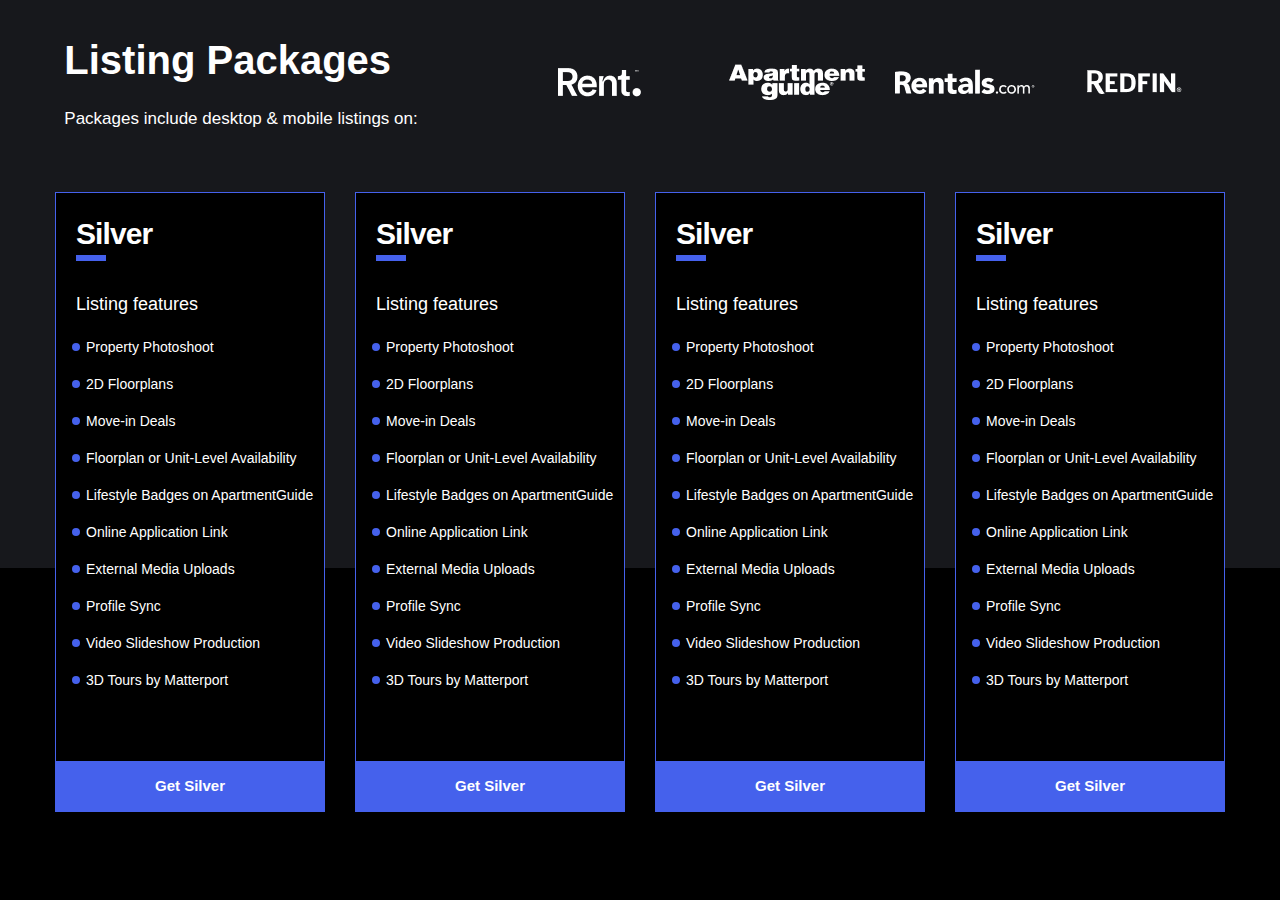
<file: RENT(Marketplace)/public/index.html>
<!DOCTYPE html>
<html lang="en">
  <head>
    <meta charset="UTF-8" />
    <meta http-equiv="X-UA-Compatible" content="IE=edge" />
    <meta name="viewport" content="width=device-width, initial-scale=1.0" />
    <title>RentMarketplace. - Rent.</title>
    <link rel="stylesheet" href="../src/css/reset.css" />
    <link rel="stylesheet" href="../src/css/style.css" />
    <link rel="icon" href="../src/assets/cropped-Rent.-Favicon-32x32.png" />
  </head>
  <body>
    <main>
      <section>
        <div class="listing-section">
          <div class="listing-packages">
            <div class="title">
              <h2>Listing Packages</h2>
              <p>Packages include desktop & mobile listings on:</p>
            </div>
            <div class="images">
              <img src="../src/assets/2-3.png" alt="#" />
              <img src="../src/assets/1-1.png" alt="#" />
              <img src="../src/assets/3-1.png" alt="#" />
              <img src="../src/assets/4-1.png" alt="#" />
            </div>
          </div>

          <div class="lists">
            <div class="list-items">
              <h3>Silver</h3>
              <p>Listing features</p>
              <ul>
                <li><a href="#">Property Photoshoot</a></li>
                <li><a href="#">2D Floorplans</a></li>
                <li><a href="#">Move-in Deals</a></li>
                <li><a href="#">Floorplan or Unit-Level Availability</a></li>
                <li><a href="#">Lifestyle Badges on ApartmentGuide</a></li>
                <li><a href="#">Online Application Link</a></li>
                <li><a href="#">External Media Uploads</a></li>
                <li><a href="#">Profile Sync</a></li>
                <li><a href="#">Video Slideshow Production</a></li>
                <li><a href="#">3D Tours by Matterport</a></li>
              </ul>
              <div class="get-server">
                <a href="">Get Silver</a>
              </div>
            </div>
            <div class="list-items">
              <h3>Silver</h3>
              <p>Listing features</p>
              <ul>
                <li><a href="#">Property Photoshoot</a></li>
                <li><a href="#">2D Floorplans</a></li>
                <li><a href="#">Move-in Deals</a></li>
                <li><a href="#">Floorplan or Unit-Level Availability</a></li>
                <li><a href="#">Lifestyle Badges on ApartmentGuide</a></li>
                <li><a href="#">Online Application Link</a></li>
                <li><a href="#">External Media Uploads</a></li>
                <li><a href="#">Profile Sync</a></li>
                <li><a href="#">Video Slideshow Production</a></li>
                <li><a href="#">3D Tours by Matterport</a></li>
              </ul>
              <div class="get-server">
                <a href="">Get Silver</a>
              </div>
            </div>
            <div class="list-items">
              <h3>Silver</h3>
              <p>Listing features</p>
              <ul>
                <li><a href="#">Property Photoshoot</a></li>
                <li><a href="#">2D Floorplans</a></li>
                <li><a href="#">Move-in Deals</a></li>
                <li><a href="#">Floorplan or Unit-Level Availability</a></li>
                <li><a href="#">Lifestyle Badges on ApartmentGuide</a></li>
                <li><a href="#">Online Application Link</a></li>
                <li><a href="#">External Media Uploads</a></li>
                <li><a href="#">Profile Sync</a></li>
                <li><a href="#">Video Slideshow Production</a></li>
                <li><a href="#">3D Tours by Matterport</a></li>
              </ul>
              <div class="get-server">
                <a href="">Get Silver</a>
              </div>
            </div>
            <div class="list-items">
              <h3>Silver</h3>
              <p>Listing features</p>
              <ul>
                <li><a href="#">Property Photoshoot</a></li>
                <li><a href="#">2D Floorplans</a></li>
                <li><a href="#">Move-in Deals</a></li>
                <li><a href="#">Floorplan or Unit-Level Availability</a></li>
                <li><a href="#">Lifestyle Badges on ApartmentGuide</a></li>
                <li><a href="#">Online Application Link</a></li>
                <li><a href="#">External Media Uploads</a></li>
                <li><a href="#">Profile Sync</a></li>
                <li><a href="#">Video Slideshow Production</a></li>
                <li><a href="#">3D Tours by Matterport</a></li>
              </ul>
              <div class="get-server">
                <a href="">Get Silver</a>
              </div>
            </div>
          </div>
        </div>
      </section>
    </main>
  </body>
</html>
</file>
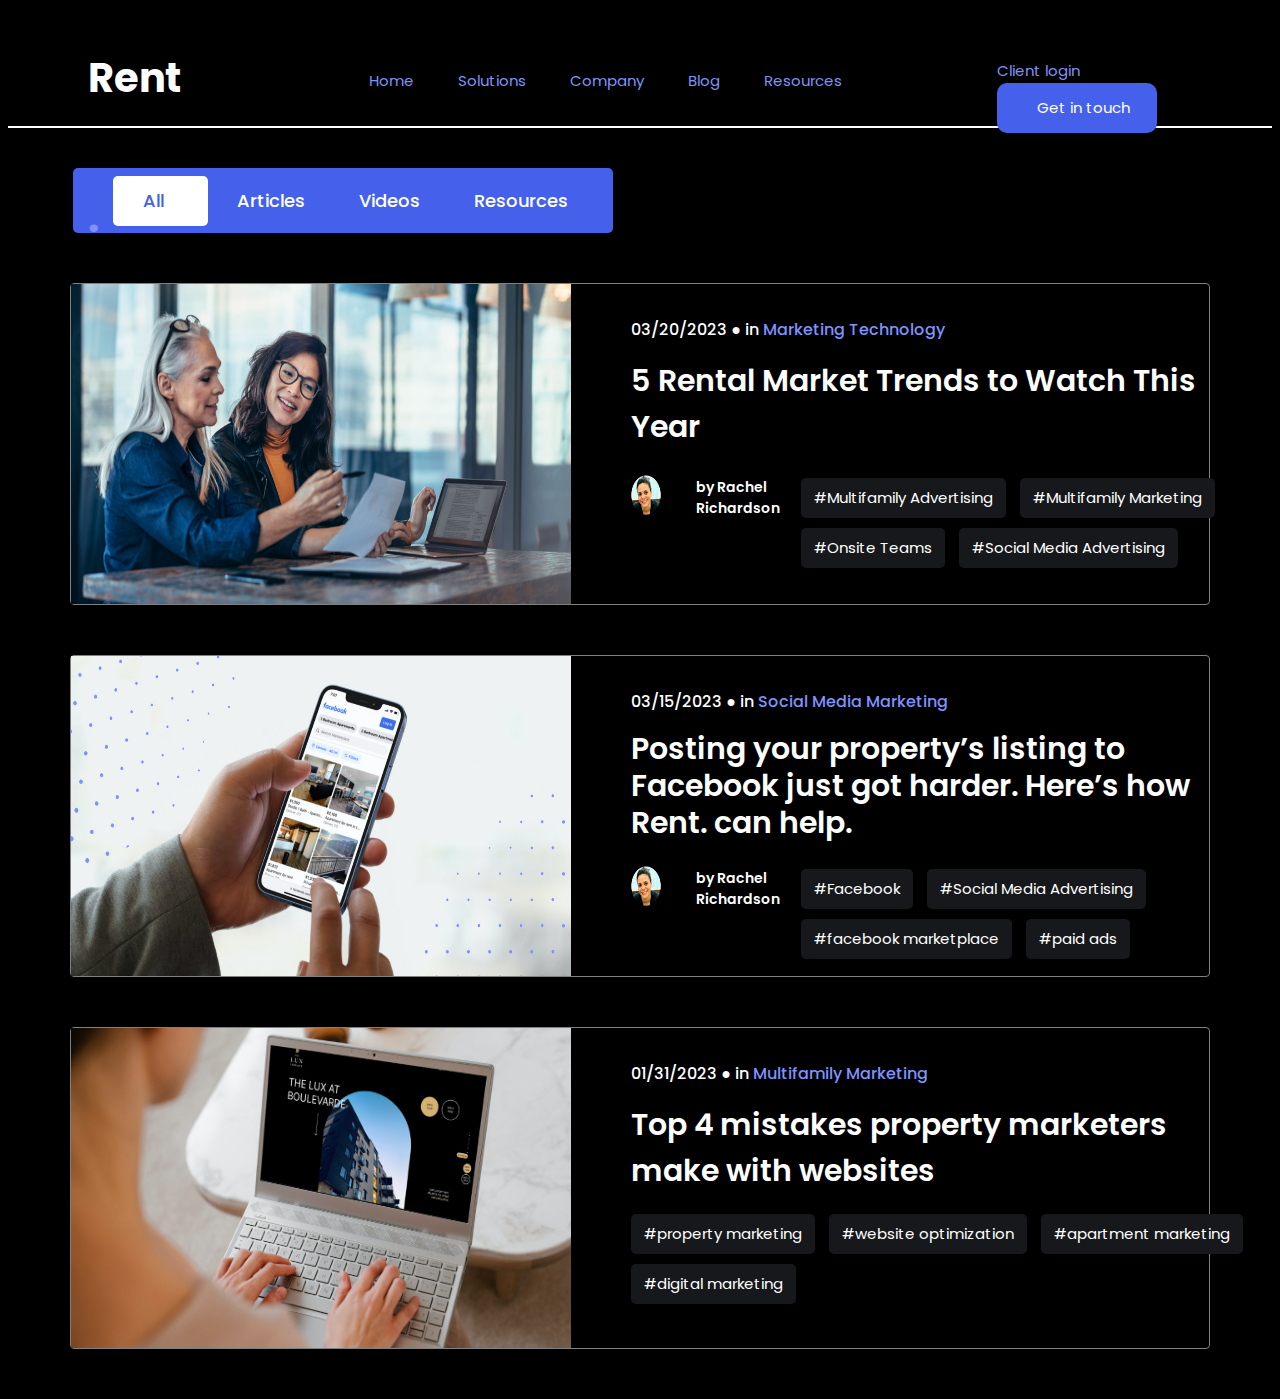
<file: rent(site)/task--6/public/index.html>
<!DOCTYPE html>
<html lang="en">
<head>
    <meta charset="UTF-8">
    <meta http-equiv="X-UA-Compatible" content="IE=edge">
    <meta name="viewport" content="width=device-width, initial-scale=1.0">
    <title>Blog-Rent.</title>
    <link rel="stylesheet" href="../src/index.css">
</head>
<body>
<header>
    <div class="logo">
        <p>Rent<p style="color:#7E93FB">.</p></p>
    </div>
    <ul>
        <li><a href="">Home</a></li>
        <li><a href="">Solutions</a></li>
        <li><a href="">Company</a></li>
        <li><a href="">Blog</a></li>
        <li><a href="">Resources</a></li>
    </ul>
    <div class="login">
        <a href="#" class="login-1">Client login</a>
        <a href="#" class="login-2">Get in touch</a>
    </div>
</header>
<hr>
<nav>
    <ul>
        <li><a href="" class="actived">All</a></li>
        <li><a href="">Articles</a></li>
        <li><a href="">Videos</a></li>
        <li><a href="">Resources</a></li>
    </ul>
</nav>
<section class="section-1">
    <div class="blog-1">
        <div class="image">
            <img src="../src/assets/shutterstock_1233205321-625.jpg" alt="">
        </div>
        <div class="information">
            <div class="date">
                <p>03/20/2023 ● in <a href="#" class="techo">Marketing Technology</a></p>
            </div>
            <a href="#" class="head">5 Rental Market Trends to Watch This Year</a>
            <div class="author">
                <img src="../src/assets/Rachel-Richardson-CIRCLE-150x150-1.webp" alt="">
                <p>by Rachel Richardson</p>
            </div>
            <div class="tags">
                <a href="">#Multifamily Advertising</a>
                <a href="">#Multifamily Marketing</a>
                <a href="">#Onsite Teams</a>
                <a href="">#Social Media Advertising</a>
            </div>
        </div>
    </div>
</section>
<section class="section-2">
    <div class="blog-2">
        <div class="image">
            <img src="../src/assets/Facebook-Marketplace-Banner.jpg" alt="">
        </div>
        <div class="information">
            <div class="date">
                <p>03/15/2023 ● in <a href="#" class="techo">Social Media Marketing</a></p>
            </div>
            <a href="#" class="head">Posting your property’s listing to Facebook just got harder. Here’s how Rent. can help.</a>
            <div class="author">
                <img src="../src/assets/Rachel-Richardson-CIRCLE-150x150-1.webp" alt="">
                <p>by Rachel Richardson</p>
            </div>
            <div class="tags">
                <a href="">#Facebook</a>
                <a href="">#Social Media Advertising</a>
                <a href="">#facebook marketplace</a>
                <a href="">#paid ads</a>
            </div>
        </div>
    </div>
</section>
<section class="section-3">
    <div class="blog-3">
        <div class="image">
            <img src="../src/assets/property-sites-blog.jpg" alt="">
        </div>
        <div class="information">
            <div class="date">
                <p>01/31/2023 ● in <a href="#" class="techo">Multifamily Marketing</a></p>
            </div>
            <a href="#" class="head">Top 4 mistakes property marketers make with websites</a>
            <div class="tags">
                <a href="">#property marketing</a>
                <a href="">#website optimization</a>
                <a href="">#apartment marketing</a>
                <a href="">#digital marketing</a>
            </div>
        </div>
    </div>
</section>
</body>
</html>
</file>
<file: RENT(Marketplace)/src/css/style.css>
* {
  margin: 0;
  padding: 0;
  outline: none;
  box-sizing: border-box;
}
body {
  font-family: "GT-Flexa", Helvetica, Arial, sans-serif;
  background-color: #000;
  color: #fff;
}
section {
  background-image: linear-gradient(180deg, #17181c 70%, #000 30%);
}
.listing-section {
  max-width: 1340px;
  margin: 0 auto;
}
.listing-section .listing-packages {
  display: flex;
  justify-content: space-around;
  align-items: center;
}
.listing-section .listing-packages .title,
.listing-section .listing-packages .images {
  margin-top: 40px;
}
.listing-section .listing-packages .title h2 {
  font-size: 40px;
  font-weight: 700;
}
.listing-section .listing-packages .title p {
  font-size: 17px;
  font-weight: 500;
  margin-top: 30px;
}
.listing-section .listing-packages .images img {
  filter: grayscale(1) invert(1);
}
.listing-section .lists {
  max-width: 1340px;
  display: flex;
  justify-content: center;
  margin-top: 65px;
  gap: 30px;
}
.listing-section .lists .list-items {
  width: 270px;
  border: 1px solid #4561ec;
  background-color: #000;
  height: 620px;
}
.listing-section .lists .list-items h3 {
  font-style: normal;
  font-size: 30px;
  font-weight: 700;
  padding: 20px 25px 0px 20px;
  line-height: 41px;
  letter-spacing: -0.03em;
  width: 100%;
  position: relative;
  margin-bottom: 20px;
}
.listing-section .lists .list-items h3::after {
  content: " ";
  width: 30px;
  height: 6px;
  background-color: #4561ec;
  position: absolute;
  left: 20px;
  bottom: -7px;
}
.listing-section .lists .list-items p {
  font-style: normal;
  font-size: 18px;
  line-height: 120%;
  width: 100%;
  padding: 20px 25px 0px 20px;
  font-weight: 500;
}
.listing-section .lists .list-items ul {
  position: relative;
  margin-top: 15px;
}
.listing-section .lists .list-items ul li {
  font-style: normal;
  font-size: 16px;
  line-height: 200%;
  padding-left: 30px;
  padding-bottom: 5px;
}
.listing-section .lists .list-items ul li::before {
  content: "";
  border-radius: 50%;
  background-color: #4561ec;
  width: 8px;
  height: 8px;
  position: absolute;
  left: 16px;
  margin-top: 12px;
}
.listing-section .lists .list-items ul li a {
  text-decoration: none;
  color: #fff;
  font-size: 14px;
}
.listing-section .lists .list-items .get-server {
  margin-top: 60px;
}
.listing-section .lists .list-items .get-server a {
  display: inline-block;
  width: 100%;
  text-decoration: none;
  color: #fff;
  background-color: #4561ec;
  text-align: center;
  height: 50px;
  line-height: 50px;
  font-weight: 600;
  font-size: 15px;
  transition: 0.3s ease-in-out;
}
.listing-section .lists .list-items .get-server a:hover {
  background-color: #2c40a3;
}
</file>
<file: rent(site)/task--6/src/index.css>
@import url("https://fonts.googleapis.com/css2?family=Poppins:ital,wght@0,100;0,200;0,300;0,400;0,500;0,600;0,700;0,800;0,900;1,100;1,200;1,300;1,400;1,500;1,600;1,700;1,800;1,900&display=swap");
body {
  background-color: black;
  font-family: "Poppins", sans-serif;
}
header {
  display: flex;
  margin-left: 80px;
  height: 110px;
}
header .logo {
  color: white;
}
header .logo p {
  display: inline-block;
  font-size: 40px;
  font-weight: 700;
}
header ul {
  margin-left: 100px;
  margin-top: 60px;
  width: 570px;
}
header ul li {
  display: inline-block;
}
header ul li a,
header .login a {
  text-decoration: none;
  color: #7e93fb;
  font-size: 15px;
  padding-left: 40px;
}
header .login {
  margin-top: 50px;
  margin-left: 80px;
}
header .login .login-2 {
  display: inline-block;
  color: white;
  background-color: #4561ec;
  width: 120px;
  height: 50px;
  line-height: 50px;
  margin-left: 40px;
  border-radius: 10px;
}
hr {
  border: 1px solid white;
}
nav ul{
    margin-top: 40px;
    background-color: #4561EC;
    width: 500px;
    margin-left: 65px;
    height: 65px;
    line-height: 65px;
    border-radius: 5px;

}
nav ul li{
    display: inline-block;
}
nav ul li a{
    text-decoration: none;
    color: white;
    font-size: 18px;
    font-weight: 500;
    padding-left: 25px;
    padding-right: 25px;
}
nav ul li .actived{
    display: inline-block;
    background-color: white;
    color:#4361EC;
    width: 60px;
    height: 50px;
    padding-left: 10px;
    text-align: center;
    margin-top: 8px;
    line-height: 50px;
    border-radius: 5px;
}
.section-1 .blog-1,.section-2 .blog-2,.section-3 .blog-3 {
  margin: 50px auto;
  width: 90%;
  border: 1px solid grey;
  height: 320px;
  border-radius: 4px;
}
.section-1 .blog-1 .image img,.section-2 .blog-2 .image img,.section-3 .blog-3 .image img {
  width: 500px;
  height: 320px;
}
.section-1 .blog-1 .information .date,.section-2 .blog-2 .information .date,.section-3 .blog-3 .information .date {
  color: white;
  margin-left: 560px;
  margin-top: -310px;
  font-size: 16px;
  font-weight: 500;
}
.section-1 .blog-1 .information .techo,.section-2 .blog-2 .information .techo,.section-3 .blog-3 .information .techo {
  text-decoration: none;
  color: #7e93fb;
}
.section-1 .blog-1 .head,.section-2 .blog-2 .head,.section-3 .blog-3 .head {
  display: inline-block;
  color: white;
  text-decoration: none;
  font-size: 30px;
  width: 600px;
  font-weight: 600;
  margin-left: 560px;
}
.section-2 .blog-2 .head{
    line-height: 37px;
}
.section-1 .blog-1 .author img,.section-2 .blog-2 .author img,.section-3 .blog-3 .author img {
  width: 30px;
  height: 40px;
  margin-left: 560px;
  margin-top: 25px;
}
.section-1 .blog-1 .author p,.section-2 .blog-2 .author p {
  color: white;
  font-size: 14px;
  font-weight: 600;
  width: 100px;
  margin-left: 625px;
  margin-top: -45px;
}
.section-1 .blog-1 .tags,.section-2 .blog-2 .tags {
  width: 500px;
  margin-left: 720px;
  margin-top: -65px;
}
.section-1 .blog-1 .tags a,.section-2 .blog-2 .tags a,.section-3 .blog-3 .tags a   {
  display: inline-block;
  color: white;
  font-size: 15px;
  text-decoration: none;
  background-color: #17181c;
  height: 40px;
  line-height: 40px;
  border-radius: 5px;
  margin-left: 10px;
  margin-top: 10px;
  padding: 0 13px;
}
.section-3 .blog-3 .tags {
    width: 700px;
    margin-left: 550px;
    margin-top: 10px;
  }
</file>
